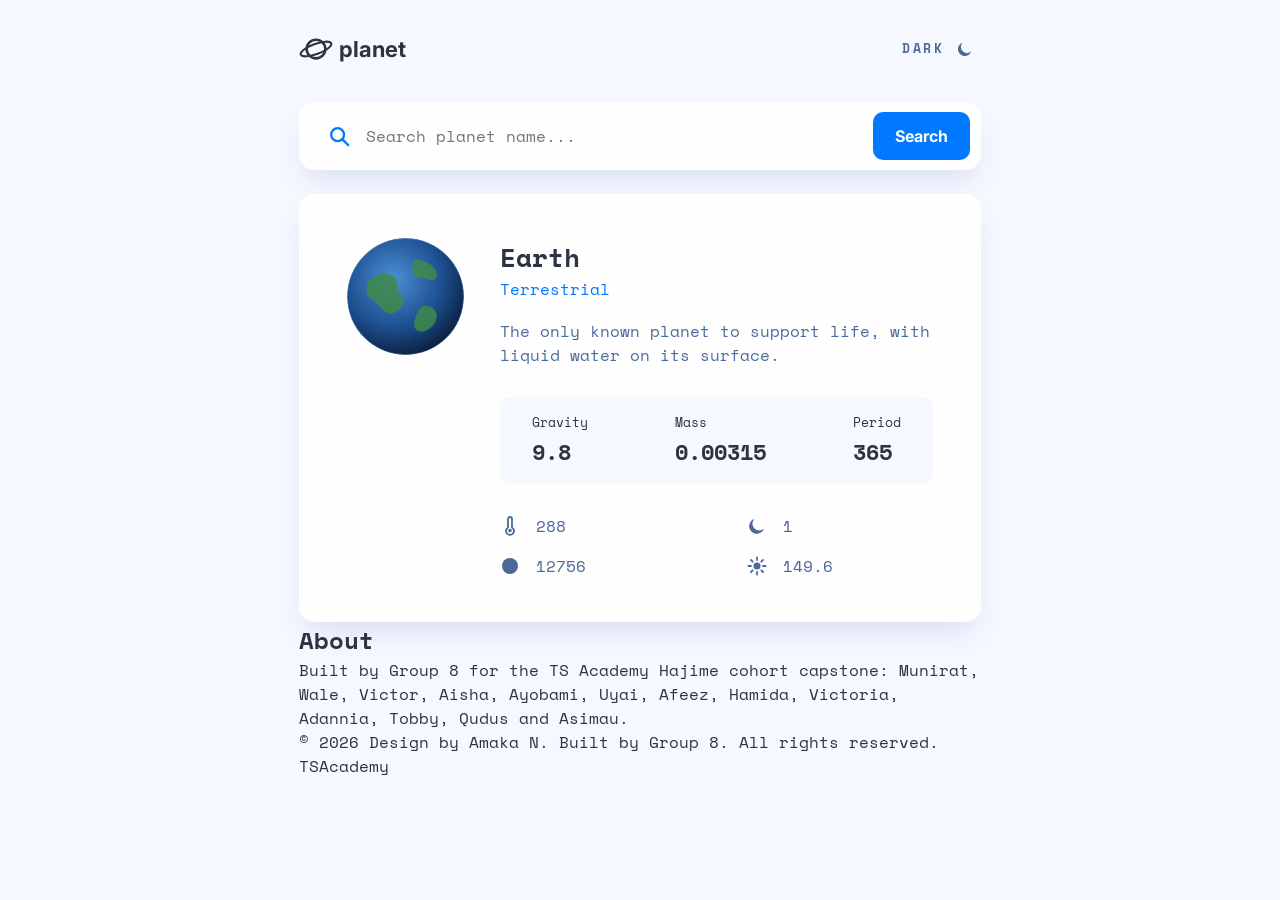
<file: index.html>
<!doctype html>
<html lang="en">
  <head>
    <meta charset="UTF-8" />
    <meta name="viewport" content="width=device-width, initial-scale=1.0" />
    <title>planet</title>

    <!-- Fonts from the Figma -->
    <link rel="preconnect" href="https://fonts.googleapis.com" />
    <link rel="preconnect" href="https://fonts.gstatic.com" crossorigin />
    <link
      href="https://fonts.googleapis.com/css2?family=Inter:wght@400;700&family=Space+Mono:wght@400;700&display=swap"
      rel="stylesheet"
    />

    <!-- All CSS files are linked already. Nobody needs to edit the <head>. -->
    <link rel="stylesheet" href="css/base.css" />
    <link rel="stylesheet" href="css/header.css" />
    <link rel="stylesheet" href="css/hero.css" />
  </head>
  <body>
    <div class="page">
      <!-- ==================== HEADER  |  css/header.css ==================== -->
      <!-- CHIDERA: paste this between the HEADER comments in index.html -->

      <header class="header">
        <a href="#" class="header-logo">
          <img class="header-logo-icon" src="images/logo.svg" alt="" />
          <span class="header-logo-text">planet</span>
        </a>

        <button class="header-toggle" type="button">
          <span class="header-toggle-text">Dark</span>
          <img class="header-toggle-icon" src="images/icon-moon.svg" alt="" />
        </button>
      </header>

      <!-- ==================== END HEADER ==================== -->

      <main>
        <!-- ==================== HERO  |  css/hero.css ==================== -->
        <!-- CHIDERA: paste this between the HERO comments in index.html -->

        <section class="hero">
          <form class="hero-search">
            <img class="hero-search-icon" src="images/icon-search.svg" alt="" />
            <input
              class="hero-search-input"
              type="text"
              placeholder="Search planet name..."
            />
            <button class="hero-search-button" type="button">Search</button>
          </form>

          <article class="hero-card">
            <img
              class="hero-card-image"
              src="images/earth.svg"
              alt="Planet Earth"
            />

            <div class="hero-card-body">
              <h1 class="hero-card-name">Earth</h1>
              <p class="hero-card-type">Terrestrial</p>
              <p class="hero-card-text">
                The only known planet to support life, with liquid water on its
                surface.
              </p>

              <div class="hero-stats">
                <div class="hero-stat">
                  <span class="hero-stat-label">Gravity</span>
                  <span class="hero-stat-value">9.8</span>
                </div>
                <div class="hero-stat">
                  <span class="hero-stat-label">Mass</span>
                  <span class="hero-stat-value">0.00315</span>
                </div>
                <div class="hero-stat">
                  <span class="hero-stat-label">Period</span>
                  <span class="hero-stat-value">365</span>
                </div>
              </div>

              <ul class="hero-facts">
                <li class="hero-fact">
                  <img
                    class="hero-fact-icon"
                    src="images/icon-temp.svg"
                    alt="Temperature"
                  />288
                </li>
                <li class="hero-fact">
                  <img
                    class="hero-fact-icon"
                    src="images/icon-moons.svg"
                    alt="Moons"
                  />1
                </li>
                <li class="hero-fact">
                  <img
                    class="hero-fact-icon"
                    src="images/icon-diameter.svg"
                    alt="Diameter"
                  />12756
                </li>
                <li class="hero-fact">
                  <img
                    class="hero-fact-icon"
                    src="images/icon-distance.svg"
                    alt="Distance from sun"
                  />149.6
                </li>
              </ul>
            </div>
          </article>
        </section>

        <!-- ==================== END HERO ==================== -->
        <!-- footer -->
        <footer class="footer">
          <div class="footer-about">
            <h2 class="footer-about-title">About</h2>
            <p class="footer-about-text">
              Built by Group 8 for the TS Academy Hajime cohort capstone:
              Munirat, Wale, Victor, Aisha, Ayobami, Uyai, Afeez, Hamida,
              Victoria, Adannia, Tobby, Qudus and Asimau.
            </p>
          </div>

          <div class="footer-credits">
            <p class="footer-credits-text">
              &copy; 2026 Design by
              <a
                class="footer-link"
                href="https://amakandukwu.com"
                target="_blank"
                rel="noopener"
                >Amaka N</a
              >. Built by
              <a
                class="footer-link"
                href="https://github.com/muni-standing/group-8-frontend-capstone-hajime-cohort"
                target="_blank"
                rel="noopener"
                >Group 8</a
              >. All rights reserved.
            </p>
            <a
              class="footer-link footer-tsacademy"
              href="https://tsacademyonline.com/"
              target="_blank"
              rel="noopener"
              >TSAcademy</a
            >
          </div>
        </footer>
        <!-- end of footer -->
      </main>
    </div>
  </body>
</html>
</file>
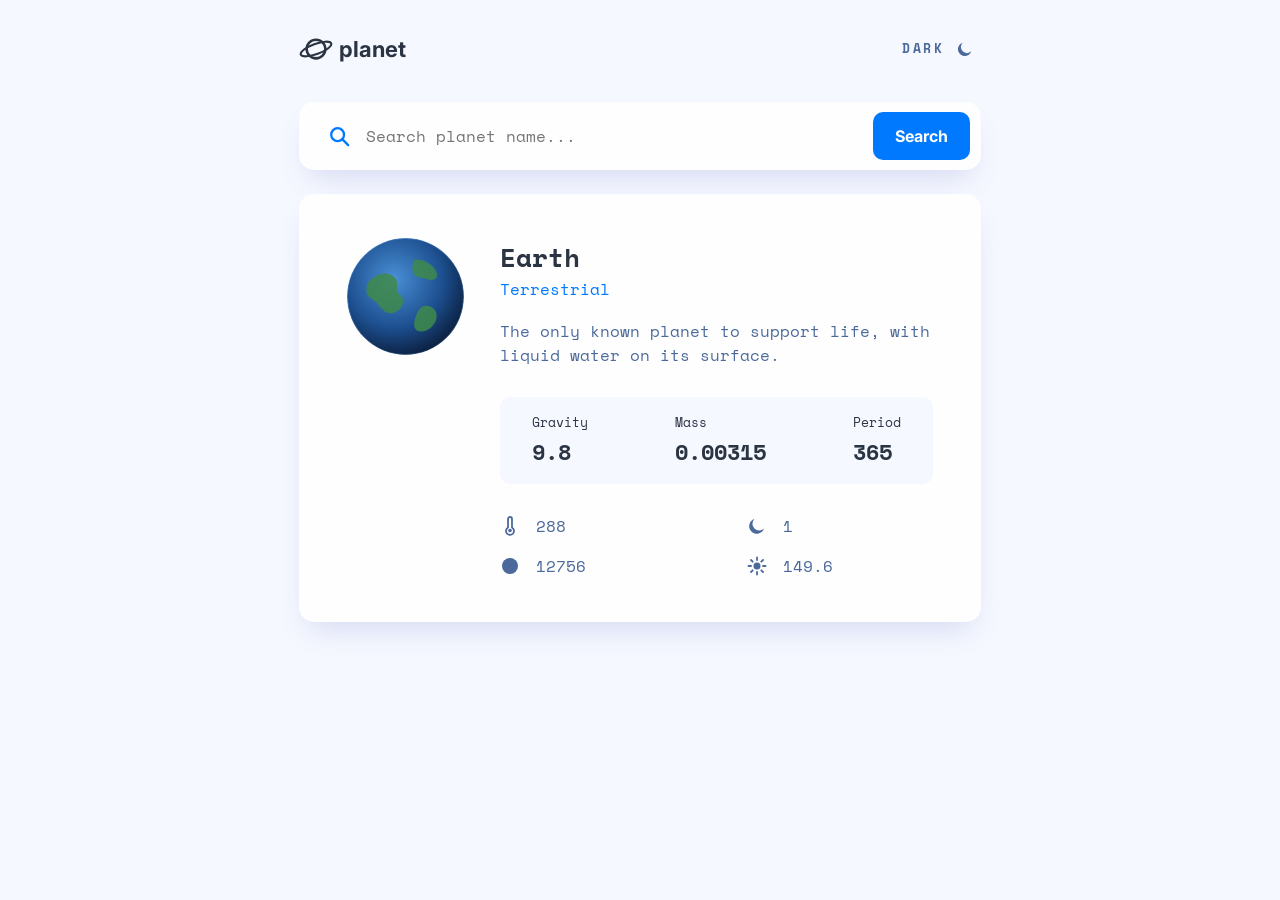
<file: planet-demo-finished/index.html>
<!DOCTYPE html>
<html lang="en">
<head>
  <meta charset="UTF-8">
  <meta name="viewport" content="width=device-width, initial-scale=1.0">
  <title>planet (finished demo)</title>

  <!-- Fonts from the Figma -->
  <link rel="preconnect" href="https://fonts.googleapis.com">
  <link rel="preconnect" href="https://fonts.gstatic.com" crossorigin>
  <link href="https://fonts.googleapis.com/css2?family=Inter:wght@400;700&family=Space+Mono:wght@400;700&display=swap" rel="stylesheet">

  <!-- All CSS files are linked already. Nobody needs to edit the <head>. -->
  <link rel="stylesheet" href="css/base.css">
  <link rel="stylesheet" href="css/header.css">
  <link rel="stylesheet" href="css/hero.css">
</head>
<body>
  <div class="page">

    <!-- ==================== HEADER  |  css/header.css ==================== -->


    <header class="header">
      <a href="#" class="header-logo">
        <img class="header-logo-icon" src="images/logo.svg" alt="">
        <span class="header-logo-text">planet</span>
      </a>

      <button class="header-toggle" type="button">
        <span class="header-toggle-text">Dark</span>
        <img class="header-toggle-icon" src="images/icon-moon.svg" alt="">
      </button>
    </header>

    <!-- ==================== END HEADER ==================== -->


    <main>
      <!-- ==================== HERO  |  css/hero.css ==================== -->


      <section class="hero">

        <form class="hero-search">
          <img class="hero-search-icon" src="images/icon-search.svg" alt="">
          <input class="hero-search-input" type="text" placeholder="Search planet name...">
          <button class="hero-search-button" type="button">Search</button>
        </form>

        <article class="hero-card">
          <img class="hero-card-image" src="images/earth.svg" alt="Planet Earth">

          <div class="hero-card-body">
            <h1 class="hero-card-name">Earth</h1>
            <p class="hero-card-type">Terrestrial</p>
            <p class="hero-card-text">The only known planet to support life, with liquid water on its surface.</p>

            <div class="hero-stats">
              <div class="hero-stat">
                <span class="hero-stat-label">Gravity</span>
                <span class="hero-stat-value">9.8</span>
              </div>
              <div class="hero-stat">
                <span class="hero-stat-label">Mass</span>
                <span class="hero-stat-value">0.00315</span>
              </div>
              <div class="hero-stat">
                <span class="hero-stat-label">Period</span>
                <span class="hero-stat-value">365</span>
              </div>
            </div>

            <ul class="hero-facts">
              <li class="hero-fact"><img class="hero-fact-icon" src="images/icon-temp.svg" alt="Temperature">288</li>
              <li class="hero-fact"><img class="hero-fact-icon" src="images/icon-moons.svg" alt="Moons">1</li>
              <li class="hero-fact"><img class="hero-fact-icon" src="images/icon-diameter.svg" alt="Diameter">12756</li>
              <li class="hero-fact"><img class="hero-fact-icon" src="images/icon-distance.svg" alt="Distance from sun">149.6</li>
            </ul>
          </div>
        </article>

      </section>

      <!-- ==================== END HERO ==================== -->
    </main>

  </div>
</body>
</html>
</file>
<file: css/base.css>
/* =========================================================
   base.css  |  owner: captain + vice captain
   Shared colours, fonts and reset. Don't edit it in your task.
   ========================================================= */

/* ---------- Colours (light) ---------- */
:root {
  --color-bg: #f6f8ff; /* page background, stats box */
  --color-card: #fefefe; /* cards, search bar */
  --color-text: #2b3442; /* main text */
  --color-muted: #4b6a9b; /* small text, icons */
  --color-primary: #0079ff; /* buttons, planet type */
  --color-primary-hover: #60abff;

  --font-main: "Inter", Arial, sans-serif;
  --font-mono: "Space Mono", "Courier New", monospace;
  --radius: 15px;
  --shadow: 0 16px 30px -10px rgba(70, 96, 187, 0.2);
}

/* ---------- Colours (dark) - used later when the theme switch is built ---------- */
[data-theme="dark"] {
  --color-bg: #141d2f;
  --color-card: #1e2a47;
  --color-text: #ffffff;
  --color-muted: #cdd6ea;
  --shadow: none;
}

/* ---------- Reset ---------- */
*,
*::before,
*::after {
  box-sizing: border-box;
  margin: 0;
  padding: 0;
}

body {
  font-family: var(--font-mono);
  background: var(--color-bg);
  color: var(--color-text);
  line-height: 1.5;
}

img {
  display: block;
  max-width: 100%;
}

a {
  color: inherit;
  text-decoration: none;
}

button,
input {
  font: inherit;
}

/* ---------- Page width (shared, anyone may use it) ---------- */
.page {
  width: 100%;
  max-width: 730px;
  margin: 0 auto;
  padding: 32px 24px;
}
</file>
<file: css/header.css>
/* =========================================================
   header.css  |  owner: Ayobami

   RULE: every class starts with  header-

   CLASS NAMES IN THIS SECTION (from index.html):
     .header
     .header-logo    .header-logo-icon    .header-logo-text
     .header-toggle  .header-toggle-text  .header-toggle-icon

   COLOURS YOU CAN USE (they come from base.css):
     var(--color-bg)        page background
     var(--color-card)      cards and the search bar
     var(--color-text)      main text
     var(--color-muted)     small text and icons
     var(--color-primary)   buttons, links
     var(--color-primary-hover)
   ========================================================= */

.header {
  display: flex;
  align-items: center;
  justify-content: space-between;
  margin-bottom: 36px;
}

.header-logo {
  display: flex;
  align-items: center;
  gap: 6px;
}

.header-logo-icon {
  width: 34px;
}

.header-logo-text {
  font-family: var(--font-main);
  font-size: 22px;
  font-weight: 700;
}

.header-toggle {
  display: flex;
  align-items: center;
  gap: 12px;
  background: none;
  border: 1px solid transparent;
  border-radius: 4px;
  padding: 4px 6px;
  color: var(--color-muted);
  font-size: 13px;
  font-weight: 700;
  letter-spacing: 2.5px;
  text-transform: uppercase;
  cursor: pointer;
}

.header-toggle:hover {
  color: var(--color-text);
}

.header-toggle:focus-visible {
  border-color: var(--color-primary);
  outline: none;
}

.header-toggle-icon {
  width: 18px;
}
</file>
<file: css/hero.css>
/* =========================================================
   hero.css  |  owner: Ayobami

   RULE: every class starts with  hero-

   CLASS NAMES IN THIS SECTION (from index.html):
     .hero
     .hero-search      .hero-search-icon   .hero-search-input  .hero-search-button
     .hero-card        .hero-card-image    .hero-card-body
     .hero-card-name   .hero-card-type     .hero-card-text
     .hero-stats       .hero-stat          .hero-stat-label    .hero-stat-value
     .hero-facts       .hero-fact          .hero-fact-icon

   COLOURS YOU CAN USE (they come from base.css):
     var(--color-bg)        page background
     var(--color-card)      cards and the search bar
     var(--color-text)      main text
     var(--color-muted)     small text and icons
     var(--color-primary)   buttons, links
     var(--color-primary-hover)
   ========================================================= */

/* ---------- Search bar ---------- */
.hero-search {
  display: flex;
  align-items: center;
  gap: 16px;
  background: var(--color-card);
  border: 1px solid transparent;
  border-radius: var(--radius);
  box-shadow: var(--shadow);
  padding: 9px 10px 9px 28px;
  margin-bottom: 24px;
}

.hero-search:focus-within {
  border-color: var(--color-primary);
}

.hero-search-icon {
  width: 22px;
}

.hero-search-input {
  flex: 1;
  min-width: 0;
  border: none;
  background: none;
  color: var(--color-text);
  font-size: 16px;
  outline: none;
}

.hero-search-button {
  background: var(--color-primary);
  color: #ffffff;
  border: none;
  border-radius: 10px;
  padding: 12px 22px;
  font-family: var(--font-main);
  font-weight: 700;
  cursor: pointer;
}

.hero-search-button:hover {
  background: var(--color-primary-hover);
}

/* ---------- Planet card ---------- */
.hero-card {
  display: flex;
  gap: 36px;
  background: var(--color-card);
  border-radius: var(--radius);
  box-shadow: var(--shadow);
  padding: 44px 48px;
}

.hero-card-image {
  width: 117px;
  height: 117px;
  border-radius: 50%;
  flex-shrink: 0;
}

.hero-card-body {
  flex: 1;
  min-width: 0;
}

.hero-card-name {
  font-size: 26px;
}

.hero-card-type {
  color: var(--color-primary);
  margin-bottom: 18px;
}

.hero-card-text {
  color: var(--color-muted);
  margin-bottom: 30px;
}

.hero-stats {
  display: flex;
  justify-content: space-between;
  background: var(--color-bg);
  border-radius: 10px;
  padding: 16px 32px;
  margin-bottom: 30px;
}

.hero-stat {
  display: flex;
  flex-direction: column;
  gap: 2px;
}

.hero-stat-label {
  font-size: 13px;
}

.hero-stat-value {
  font-size: 22px;
  font-weight: 700;
}

.hero-facts {
  list-style: none;
  display: grid;
  grid-template-columns: 1fr 1fr;
  gap: 16px 60px;
  color: var(--color-muted);
}

.hero-fact {
  display: flex;
  align-items: center;
  gap: 16px;
}

.hero-fact-icon {
  width: 20px;
}

/* ---------- Mobile: the Figma stacks the stats ---------- */
@media (max-width: 600px) {
  .hero-card {
    flex-direction: column;
    gap: 20px;
    padding: 32px 24px;
  }

  .hero-card-image {
    width: 70px;
    height: 70px;
  }

  .hero-stats {
    flex-direction: column;
    gap: 14px;
    padding: 16px 20px;
  }

  .hero-facts {
    grid-template-columns: 1fr;
  }
}
</file>
<file: planet-demo-finished/css/base.css>
/* =========================================================
   base.css  |  owner: captain + vice captain
   Shared colours, fonts and reset. Don't edit it in your task.
   ========================================================= */

/* ---------- Colours (light) ---------- */
:root {
  --color-bg: #f6f8ff;        /* page background, stats box */
  --color-card: #fefefe;      /* cards, search bar */
  --color-text: #2b3442;      /* main text */
  --color-muted: #4b6a9b;     /* small text, icons */
  --color-primary: #0079ff;   /* buttons, planet type */
  --color-primary-hover: #60abff;

  --font-main: "Inter", Arial, sans-serif;
  --font-mono: "Space Mono", "Courier New", monospace;
  --radius: 15px;
  --shadow: 0 16px 30px -10px rgba(70, 96, 187, 0.2);
}

/* ---------- Colours (dark) - used later when the theme switch is built ---------- */
[data-theme="dark"] {
  --color-bg: #141d2f;
  --color-card: #1e2a47;
  --color-text: #ffffff;
  --color-muted: #cdd6ea;
  --shadow: none;
}

/* ---------- Reset ---------- */
*,
*::before,
*::after {
  box-sizing: border-box;
  margin: 0;
  padding: 0;
}

body {
  font-family: var(--font-mono);
  background: var(--color-bg);
  color: var(--color-text);
  line-height: 1.5;
}

img {
  display: block;
  max-width: 100%;
}

a {
  color: inherit;
  text-decoration: none;
}

button,
input {
  font: inherit;
}

/* ---------- Page width (shared, anyone may use it) ---------- */
.page {
  width: 100%;
  max-width: 730px;
  margin: 0 auto;
  padding: 32px 24px;
}
</file>
<file: planet-demo-finished/css/header.css>
/* =========================================================
   header.css  |  owner: Ayobami

   RULE: every class starts with  header-

   CLASS NAMES IN THIS SECTION (from index.html):
     .header
     .header-logo    .header-logo-icon    .header-logo-text
     .header-toggle  .header-toggle-text  .header-toggle-icon

   COLOURS YOU CAN USE (they come from base.css):
     var(--color-bg)        page background
     var(--color-card)      cards and the search bar
     var(--color-text)      main text
     var(--color-muted)     small text and icons
     var(--color-primary)   buttons, links
     var(--color-primary-hover)
   ========================================================= */

.header {
  display: flex;
  align-items: center;
  justify-content: space-between;
  margin-bottom: 36px;
}

.header-logo {
  display: flex;
  align-items: center;
  gap: 6px;
}

.header-logo-icon {
  width: 34px;
}

.header-logo-text {
  font-family: var(--font-main);
  font-size: 22px;
  font-weight: 700;
}

.header-toggle {
  display: flex;
  align-items: center;
  gap: 12px;
  background: none;
  border: 1px solid transparent;
  border-radius: 4px;
  padding: 4px 6px;
  color: var(--color-muted);
  font-size: 13px;
  font-weight: 700;
  letter-spacing: 2.5px;
  text-transform: uppercase;
  cursor: pointer;
}

.header-toggle:hover {
  color: var(--color-text);
}

.header-toggle:focus-visible {
  border-color: var(--color-primary);
  outline: none;
}

.header-toggle-icon {
  width: 18px;
}
</file>
<file: planet-demo-finished/css/hero.css>
/* =========================================================
   hero.css  |  owner: Ayobami

   RULE: every class starts with  hero-

   CLASS NAMES IN THIS SECTION (from index.html):
     .hero
     .hero-search      .hero-search-icon   .hero-search-input  .hero-search-button
     .hero-card        .hero-card-image    .hero-card-body
     .hero-card-name   .hero-card-type     .hero-card-text
     .hero-stats       .hero-stat          .hero-stat-label    .hero-stat-value
     .hero-facts       .hero-fact          .hero-fact-icon

   COLOURS YOU CAN USE (they come from base.css):
     var(--color-bg)        page background
     var(--color-card)      cards and the search bar
     var(--color-text)      main text
     var(--color-muted)     small text and icons
     var(--color-primary)   buttons, links
     var(--color-primary-hover)
   ========================================================= */

/* ---------- Search bar ---------- */
.hero-search {
  display: flex;
  align-items: center;
  gap: 16px;
  background: var(--color-card);
  border: 1px solid transparent;
  border-radius: var(--radius);
  box-shadow: var(--shadow);
  padding: 9px 10px 9px 28px;
  margin-bottom: 24px;
}

.hero-search:focus-within {
  border-color: var(--color-primary);
}

.hero-search-icon {
  width: 22px;
}

.hero-search-input {
  flex: 1;
  min-width: 0;
  border: none;
  background: none;
  color: var(--color-text);
  font-size: 16px;
  outline: none;
}

.hero-search-button {
  background: var(--color-primary);
  color: #ffffff;
  border: none;
  border-radius: 10px;
  padding: 12px 22px;
  font-family: var(--font-main);
  font-weight: 700;
  cursor: pointer;
}

.hero-search-button:hover {
  background: var(--color-primary-hover);
}

/* ---------- Planet card ---------- */
.hero-card {
  display: flex;
  gap: 36px;
  background: var(--color-card);
  border-radius: var(--radius);
  box-shadow: var(--shadow);
  padding: 44px 48px;
}

.hero-card-image {
  width: 117px;
  height: 117px;
  border-radius: 50%;
  flex-shrink: 0;
}

.hero-card-body {
  flex: 1;
  min-width: 0;
}

.hero-card-name {
  font-size: 26px;
}

.hero-card-type {
  color: var(--color-primary);
  margin-bottom: 18px;
}

.hero-card-text {
  color: var(--color-muted);
  margin-bottom: 30px;
}

.hero-stats {
  display: flex;
  justify-content: space-between;
  background: var(--color-bg);
  border-radius: 10px;
  padding: 16px 32px;
  margin-bottom: 30px;
}

.hero-stat {
  display: flex;
  flex-direction: column;
  gap: 2px;
}

.hero-stat-label {
  font-size: 13px;
}

.hero-stat-value {
  font-size: 22px;
  font-weight: 700;
}

.hero-facts {
  list-style: none;
  display: grid;
  grid-template-columns: 1fr 1fr;
  gap: 16px 60px;
  color: var(--color-muted);
}

.hero-fact {
  display: flex;
  align-items: center;
  gap: 16px;
}

.hero-fact-icon {
  width: 20px;
}

/* ---------- Mobile: the Figma stacks the stats ---------- */
@media (max-width: 600px) {
  .hero-card {
    flex-direction: column;
    gap: 20px;
    padding: 32px 24px;
  }

  .hero-card-image {
    width: 70px;
    height: 70px;
  }

  .hero-stats {
    flex-direction: column;
    gap: 14px;
    padding: 16px 20px;
  }

  .hero-facts {
    grid-template-columns: 1fr;
  }
}
</file>
